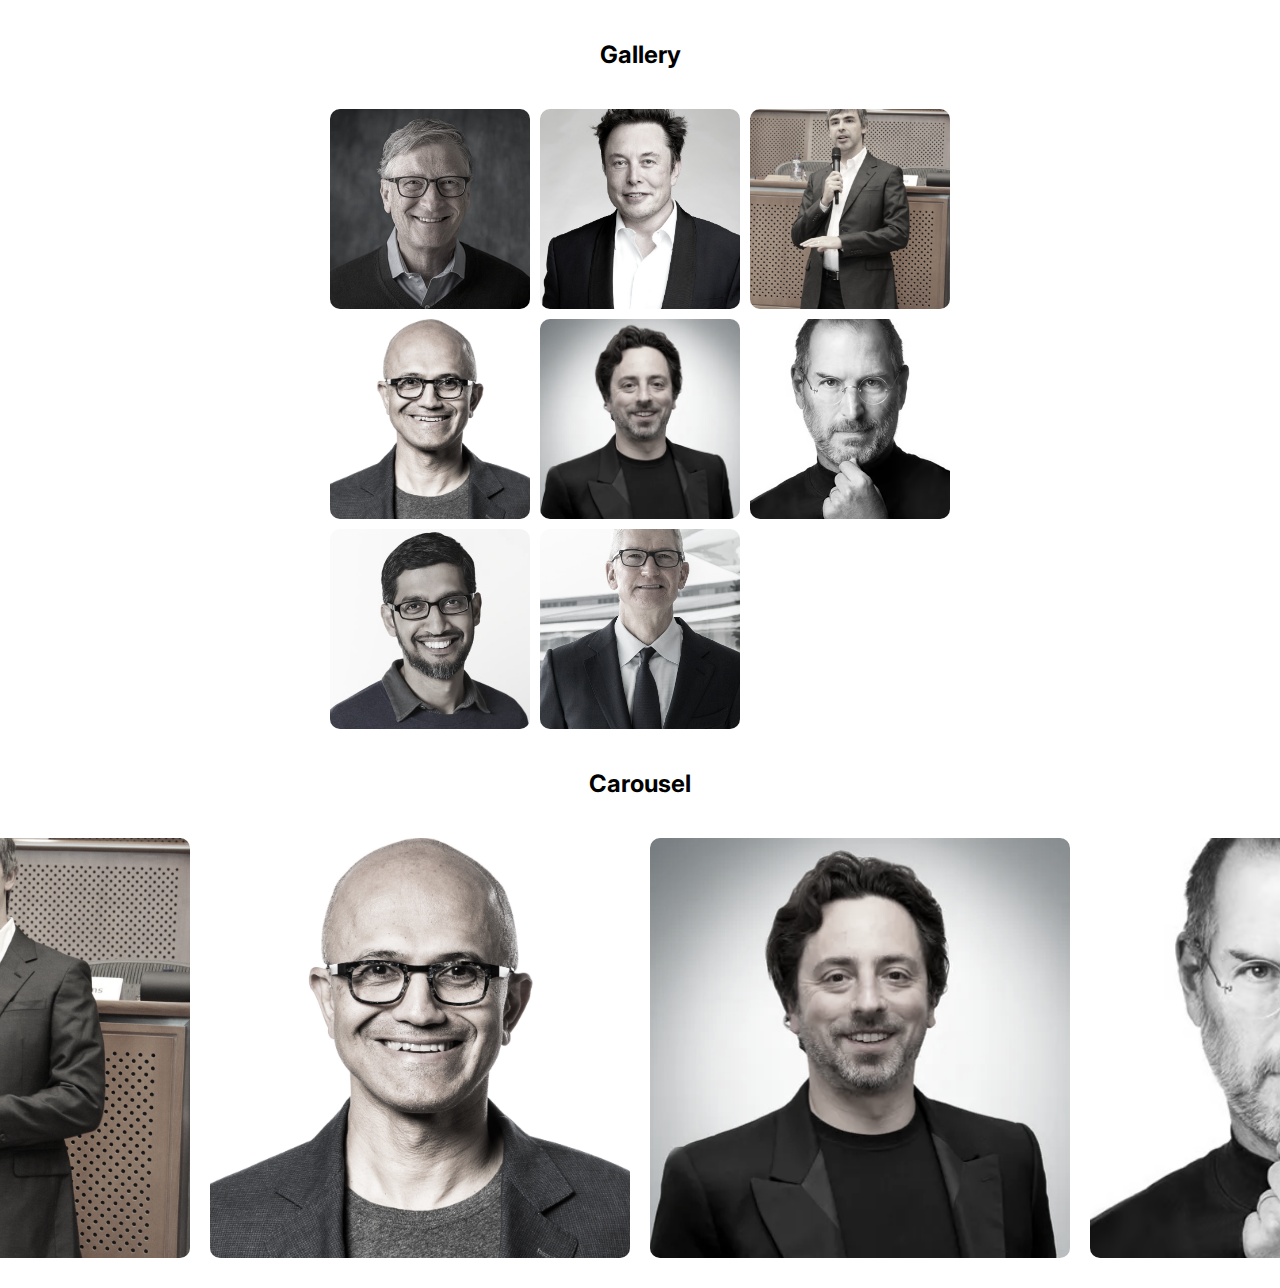
<file: Grid/index.html>
<!DOCTYPE html>
<html lang="en">

<head>
    <meta charset="UTF-8">
    <meta http-equiv="X-UA-Compatible" content="IE=edge">
    <meta name="viewport" content="width=device-width, initial-scale=1.0">
    <title>Grid</title>
    <link rel="stylesheet" href="./index.css" />
    <link rel="preconnect" href="https://fonts.googleapis.com">
    <link rel="preconnect" href="https://fonts.gstatic.com" crossorigin>
    <link href="https://fonts.googleapis.com/css2?family=Inter:wght@200;300;400;500;600;700;800;900&display=swap"
        rel="stylesheet">
</head>

<body>
    <div class="container">
        <h2>Gallery</h2>
        <div class="gallery">
            <img src="/imgs/Grid/BillGates.jpg" />
            <img src="/imgs/Grid/ElonMusk.jpg" />
            <img src="/imgs/Grid/LarryPage.jpg" />
            <img src="/imgs/Grid/SatyaNadella.jpg" />
            <img src="/imgs/Grid/SergeyBrin.webp" />
            <img src="/imgs/Grid/SteveJobs.avif" />
            <img src="/imgs/Grid/SundarPitchai.jpg" />
            <img src="/imgs/Grid/TimCook.jpg" />
        </div>
        <h2>Carousel</h2>
        <div class="carousel-container">
            <img class="carousel-image" src="/imgs/Grid/BillGates.jpg" />
            <img class="carousel-image" src="/imgs/Grid/ElonMusk.jpg" />
            <img class="carousel-image" src="/imgs/Grid/LarryPage.jpg" />
            <img class="carousel-image" src="/imgs/Grid/SatyaNadella.jpg" />
            <img class="carousel-image" src="/imgs/Grid/SergeyBrin.webp" />
            <img class="carousel-image" src="/imgs/Grid/SteveJobs.avif" />
            <img class="carousel-image" src="/imgs/Grid/SundarPitchai.jpg" />
            <img class="carousel-image" src="/imgs/Grid/TimCook.jpg" />
        </div>
    </div>
</body>

</html>
</file>
<file: Grid/index.css>
body {
    font-family: "Inter";
    overflow-x: hidden;
}

.container {
    display: flex;
    width: 100%;
    flex-direction: column;
    margin: 20px 0px;
    align-items: center;
    justify-content: center;
    margin-bottom: 50px;
}

.gallery {
    margin: 20px 0px;
    display: grid;
    gap: 10px;
    aspect-ratio: 1;
    grid-template-columns: repeat(3, auto);
}

img {
    width: 200px;
    height: 200px;
    min-height: 100%;
    min-width: 100%;
    object-fit: cover;
    cursor: pointer;
    filter: grayscale(80%);
    border-radius: 10px;
}

img:hover {
    filter: none;
    transform: scale(1.04);
    transition: all 0.2s ease;
}

.carousel-container {
    display: grid;
    grid-template-columns: repeat(8, 1fr);
    gap: 20px;
    place-content: center;
    height: 100%;
    width: calc(250px * 14);
    animation: scroll 40s linear infinite;
}

.carousel-container:HOVER {
    animation-play-state: paused;
}

.carousel-container img {
    margin-top: 20px;
    width: 400px;
    height: 400px;
    object-fit: cover;
    border-radius: 10px;
    filter: grayscale(80%);
    transition: all 0.3s ease-in;
}

.carousel-container img:hover {
    filter: grayscale(0%);
    transform: scale(1.1);
}

@keyframes scroll {
    0% {
        transform: translateX(0);
    }

    100% {
        transform: translateX(calc(-250px * 7))
    }
}
</file>
